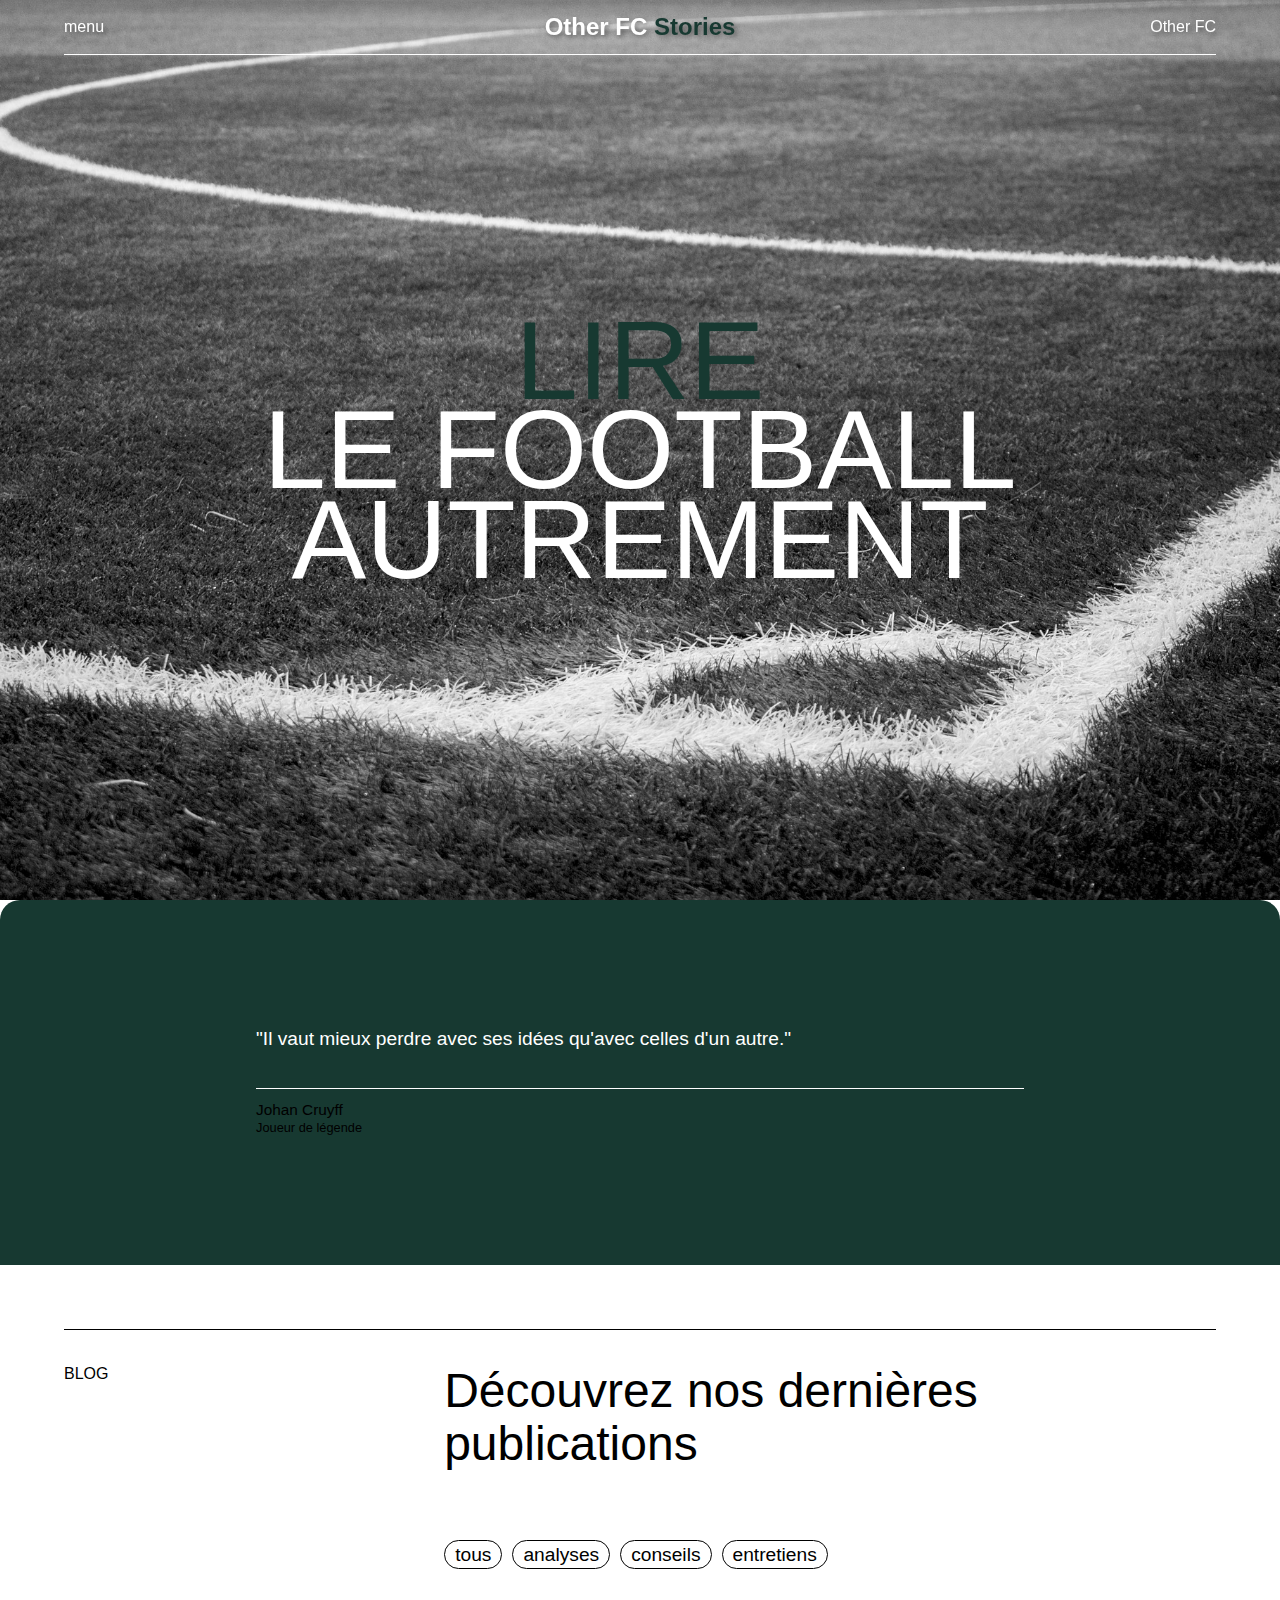
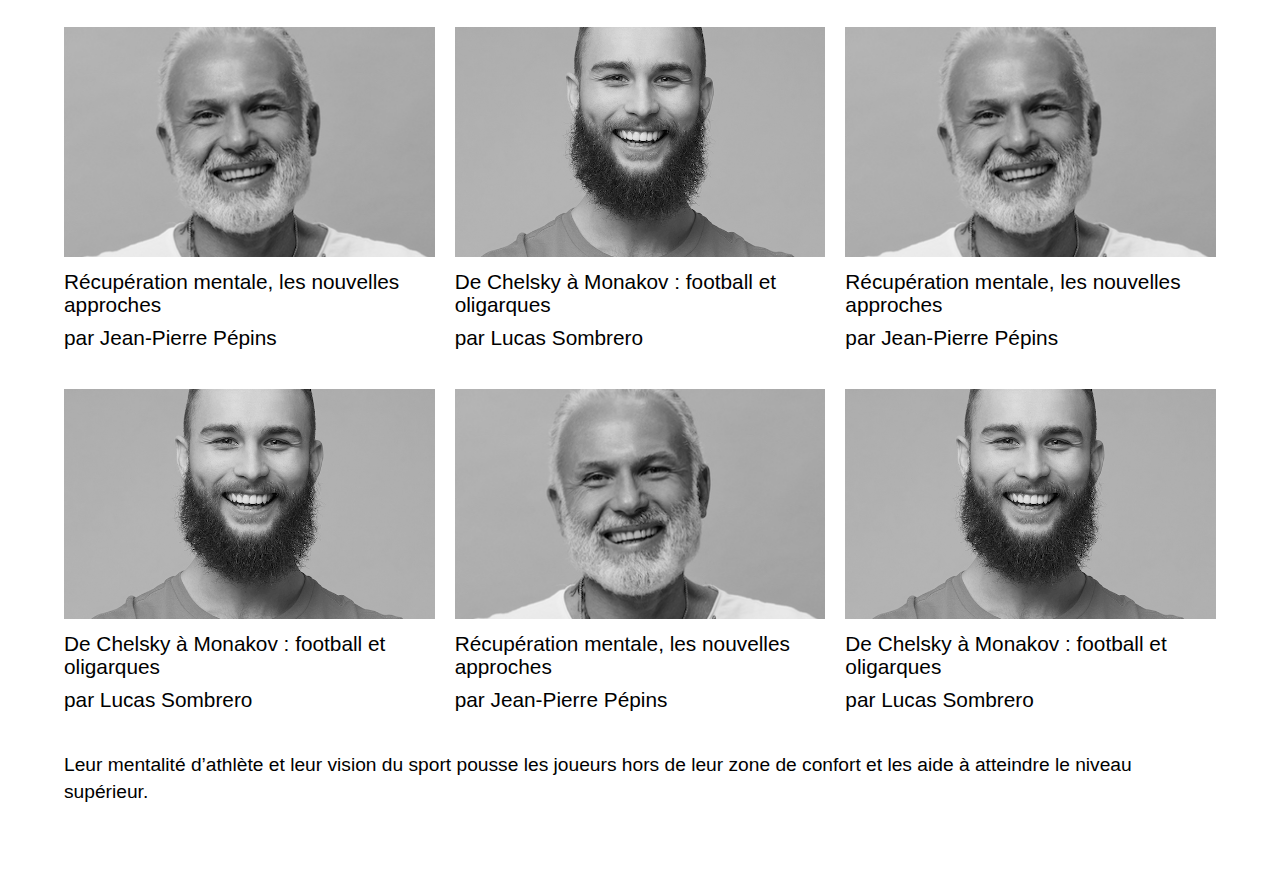
<file: blog.html>
<!DOCTYPE html>
<html lang="fr">
  <head>
    <link rel="stylesheet" href="./styleBlog.css" />
    <meta charset="UTF-8" />
    <meta http-equiv="X-UA-Compatible" content="IE=edge" />
    <meta name="viewport" content="width=device-width, initial-scale=1.0" />
    <title>Other FC Blog</title>
  </head>
  <body>
    <nav>
      <div class="navbar">menu</div>
      <h1>Other FC <span style="color: #173931">Stories</span></h1>
      <a href="index.html">Other FC</a>
    </nav>
    <header>
      <h1><span></span><br />LE FOOTBALL<br />AUTREMENT</h1>
    </header>
    <main>
      <div class="greenQuote">
        <p>"Il vaut mieux perdre avec ses idées qu'avec celles d'un autre."</p>
        <p>Johan Cruyff<br />Joueur de légende</p>
      </div>
      <section class="blog">
        <div class="borderTop"></div>
        <article>
          <div class="tab">BLOG</div>
          <div class="titleArticle">
            <div>
              <h2>Découvrez nos dernières publications</h2>
            </div>
            <p class="tags">
              <a href="">tous</a><a href="">analyses</a><a href="">conseils</a
              ><a href="">entretiens</a>
            </p>
          </div>
        </article>
        <article>
          <div>
            <div class="imgContainer">
              <img src="img/team/ericlucarne.jpg" alt="photo Ivan Lucarne" />
            </div>
            <p>Récupération mentale, les nouvelles approches</p>
            <p class="auteur">par Jean-Pierre Pépins</p>
          </div>
          <div>
            <div class="imgContainer">
              <img src="img/team/lucassombrero.jpg" alt="photo Lucas" />
            </div>
            <p>De Chelsky à Monakov : football et oligarques</p>
            <p class="auteur">par Lucas Sombrero</p>
          </div>
          <div>
            <div class="imgContainer">
              <img src="img/team/ericlucarne.jpg" alt="photo Ivan Lucarne" />
            </div>
            <p>Récupération mentale, les nouvelles approches</p>
            <p class="auteur">par Jean-Pierre Pépins</p>
          </div>
          <div>
            <div class="imgContainer">
              <img src="img/team/lucassombrero.jpg" alt="photo Lucas" />
            </div>
            <p>De Chelsky à Monakov : football et oligarques</p>
            <p class="auteur">par Lucas Sombrero</p>
          </div>
          <div>
            <div class="imgContainer">
              <img src="img/team/ericlucarne.jpg" alt="photo Ivan Lucarne" />
            </div>
            <p>Récupération mentale, les nouvelles approches</p>
            <p class="auteur">par Jean-Pierre Pépins</p>
          </div>
          <div>
            <div class="imgContainer">
              <img src="img/team/lucassombrero.jpg" alt="photo Lucas" />
            </div>
            <p>De Chelsky à Monakov : football et oligarques</p>
            <p class="auteur">par Lucas Sombrero</p>
          </div>
        </article>
        <div class="teamQuote">
          <p>
            Leur mentalité d’athlète et leur vision du sport pousse les joueurs
            hors de leur zone de confort et les aide à atteindre le niveau
            supérieur.
          </p>
        </div>
      </section>
    </main>
  </body>
</html>
</file>
<file: styleBlog.css>
@font-face {
	font-family: 'Gilroy';
	src:
		url(‘/font/Sul-Dupla.ttf’) format(‘ttf’),
    url(‘/fonts/Gilroy-Regular.otf’) format(‘otf’),
    url(‘/fonts/Gilroy-Medium.otf’) format(‘otf’),
    url(‘/fonts/Gilroy-Semibold.otf’) format(‘otf’),
    url(‘/fonts/Gilroy-Bold.otf’) format(‘otf’),
    url(‘/fonts/Gilroy-Extrabold.otf’) format(‘otf’),

}


*{
  box-sizing: border-box;
  margin: 0;
}

html, body {
  margin: 0; 
  height: 100%; 
  font-family: 'Gilroy', sans-serif;
}

header{
  top: 0;
  left: 0;
  position: fixed;
  width: 100%;
  z-index: -1;
  background: url(img/headerblog.jpg) no-repeat center center/cover;
  height: 100vh;
  display: flex;
  align-items: center;
  justify-content: center;
}

header h1 span:before {
  color: #173931;
  content: 'LIRE';
  animation: animate infinite 6s;
}

@keyframes animate {
  0%{
    content: 'LIRE';
  }
  25%{
    content: 'VOIR';
  }
  50%{
    content: 'PARTAGER';
  }
  75%{
    content: 'VIVRE';
  }
  100%{
    content: 'LIRE';
  }
}

nav{
  top: 0;
  left: 0;
  z-index: 10;
  position: fixed;
  border-bottom: solid white 1px;
  width: 90%;
  height: 55px;
  display: flex;
  align-items: center;
  justify-content: space-between;
  margin-left: 5%;
  margin-right: 5%;
  color: white;
  text-shadow: 2px 2px 5px rgba(0, 0, 0, 0.405) ;
}

nav a{
  color: white;
  text-decoration: none;
}

nav h1{

  position: fixed;
  left: 25%;
  right: 25%;
  font-size: 1.5em;
  font-weight: 900;
  text-align: center;
}


h1{
  color: white;
  font-size: 4em;
  line-height: 0.8em;
  font-family: 'Gilroy', sans-serif;
  font-weight: 400;
  text-align: center;
}

h2{
  padding: 0;
  font-size: 2em;
  font-weight: 400;
  line-height: 1.1em;
  margin-bottom: 1.5em;
}

p{
  font-size: 1em;
  font-weight: 400;
  line-height: 1.4em;
}

.greenQuote{
  margin-top: 100vh;
  border-radius: 20px 20px 0 0;
  background-color: #173931;
  padding: 20% 10%;
}

.greenQuote :first-child{
  color: white;
  font-size: 1.2em;
  font-weight: 400;
  line-height: 1.1em;
  padding-bottom: 2em;
  border-bottom: 1px solid white;
}

.greenQuote :last-child::first-line{
  font-size: 1.2em;
  font-weight: 400;
}

.greenQuote :last-child{
  padding-top: 1em;
  font-size: 0.8em;
  font-weight: 300;
}

.blog{
  padding: 5% 5%;
  background-color: white;
}

.borderTop{
  border-top: solid black 1px;
  margin-bottom: 3%;
}

.tab{
  margin-bottom: 20px;
}

.blog article:first-child{
  margin-bottom: 3%;
}

.blog article:nth-of-type(2){
  display: grid;
  grid-template-columns: 1fr;
  column-gap: 20px;
  row-gap: 40px;
  margin-top: 5%;
  margin-bottom: 40px;

}

.blog article:nth-of-type(2) .imgContainer{
  width: 100%;
  overflow: hidden;
}

.blog article:nth-of-type(2) .imgContainer  img{
  width: 100%;
  height: 230px;
  object-fit: cover;
}

.blog article:nth-of-type(2) p{
  margin-top: 10px;
  font-size: 1.1em;
  font-weight: 400;
  line-height: 1em;
}

.titleArticle div{
  display: flex;
  flex-direction: row;
}

.tags a{
  margin-right: 10px;
  font-size: 1em;
  color: black;
  padding: 3px 10px; 
  text-decoration: none;
  border: solid black 1px;
  border-radius: 100px;
}

.auteur{
  font-size: 0.8em;

}


/* -------------------- RESPONSIVE -------------------- */

@media (min-width:750px) {


  h1{
    color: white;
    font-size: 7em;
  }

  h2{
    font-size: 3em;
  }

  p{
    font-size: 1.2em;
  }

  .greenQuote{
    padding: 10% 20%;
  }

  

  

  .blog article{
    display: flex;
    flex-direction: row;
  }

  .tab{
    position: absolute;
  }

  .titleArticle{
    margin-left: 33%;
    margin-right: 15%;
  }

  .blogQuote{
    margin: 5% 15% 0 33%;
  }

  .blog article:nth-of-type(2) p{
    font-size: 1.3em;
    line-height: 1.1em;
  }

}

/* ---------------RESPONSIVE GRID PHOTO TEAM--------------- */


@media (min-width:750px) and (max-width:1200px) {

  .blog article:nth-of-type(2){
    display: grid;
    grid-template-columns: repeat(2, 1fr);
  }

}

@media (min-width:1200px) {

  .blog article:nth-of-type(2){
    display: grid;
    grid-template-columns: repeat(3, 1fr);
  }
}
</file>
